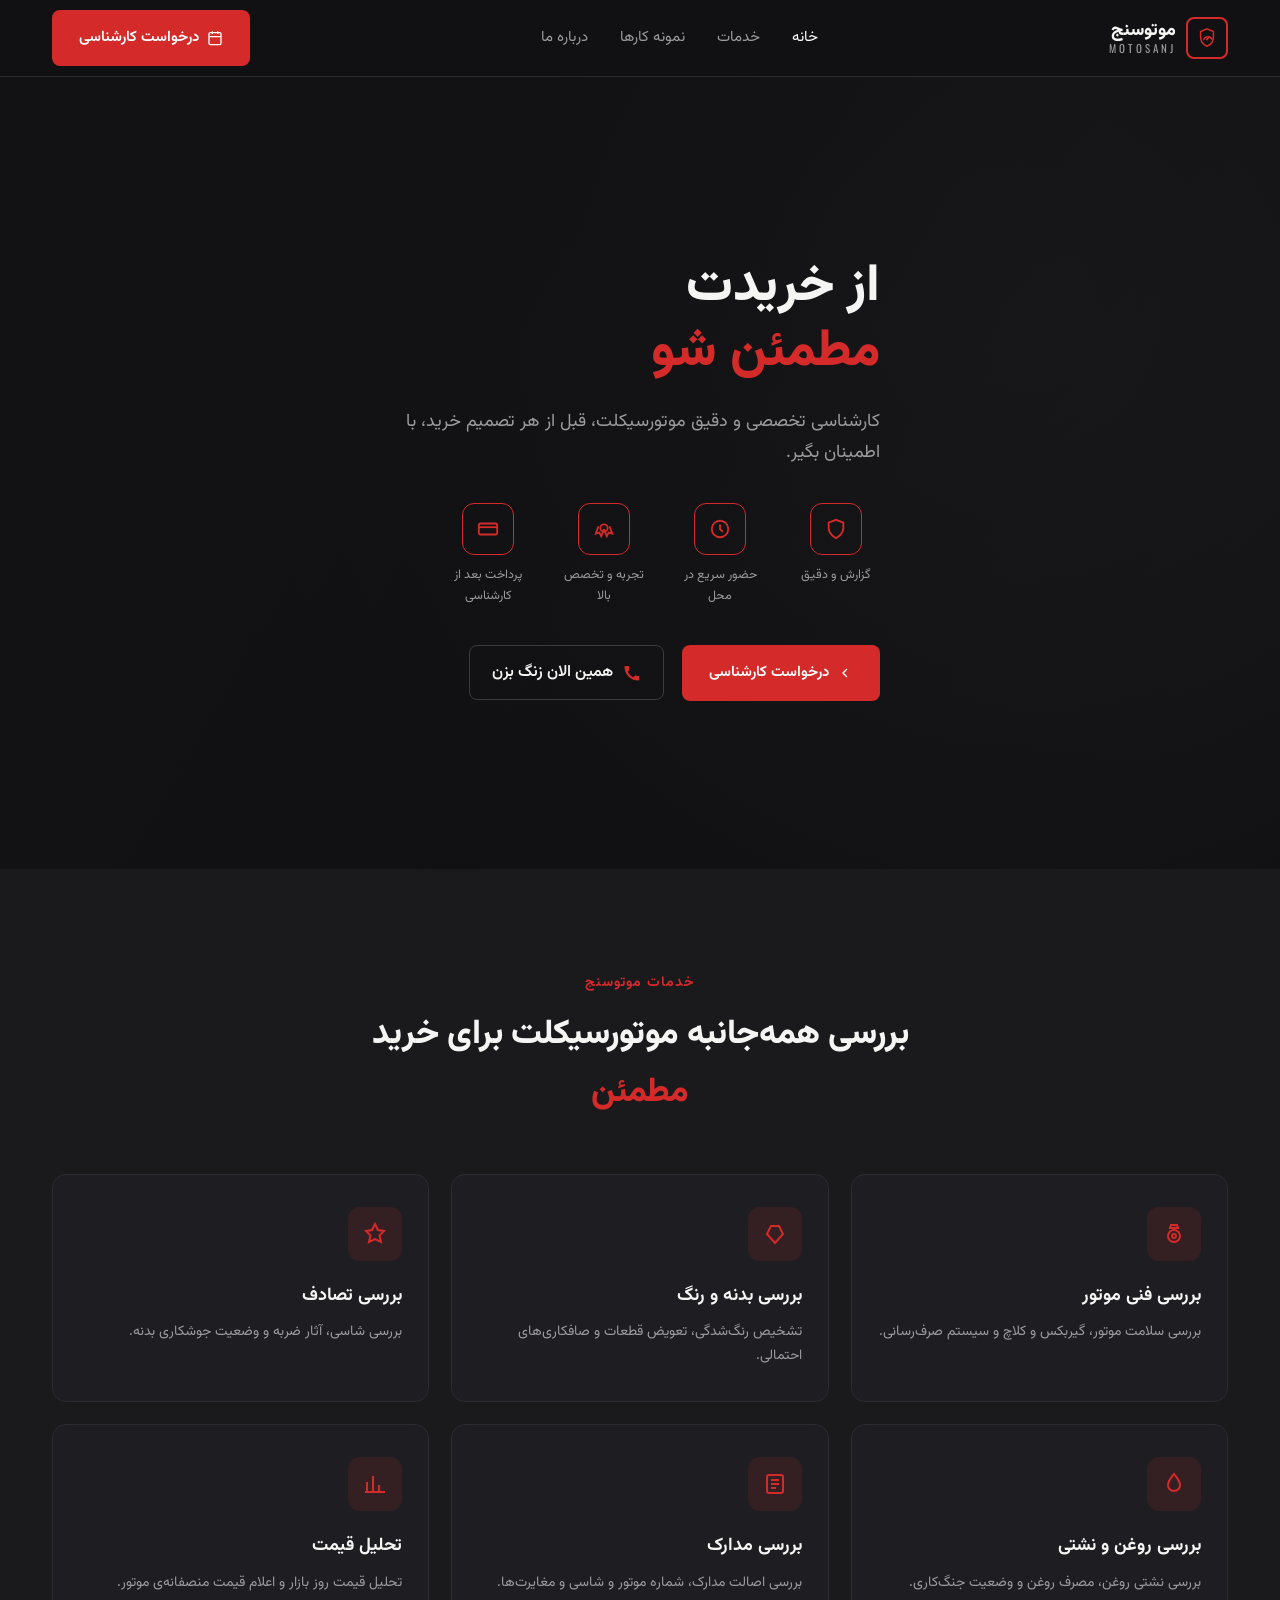
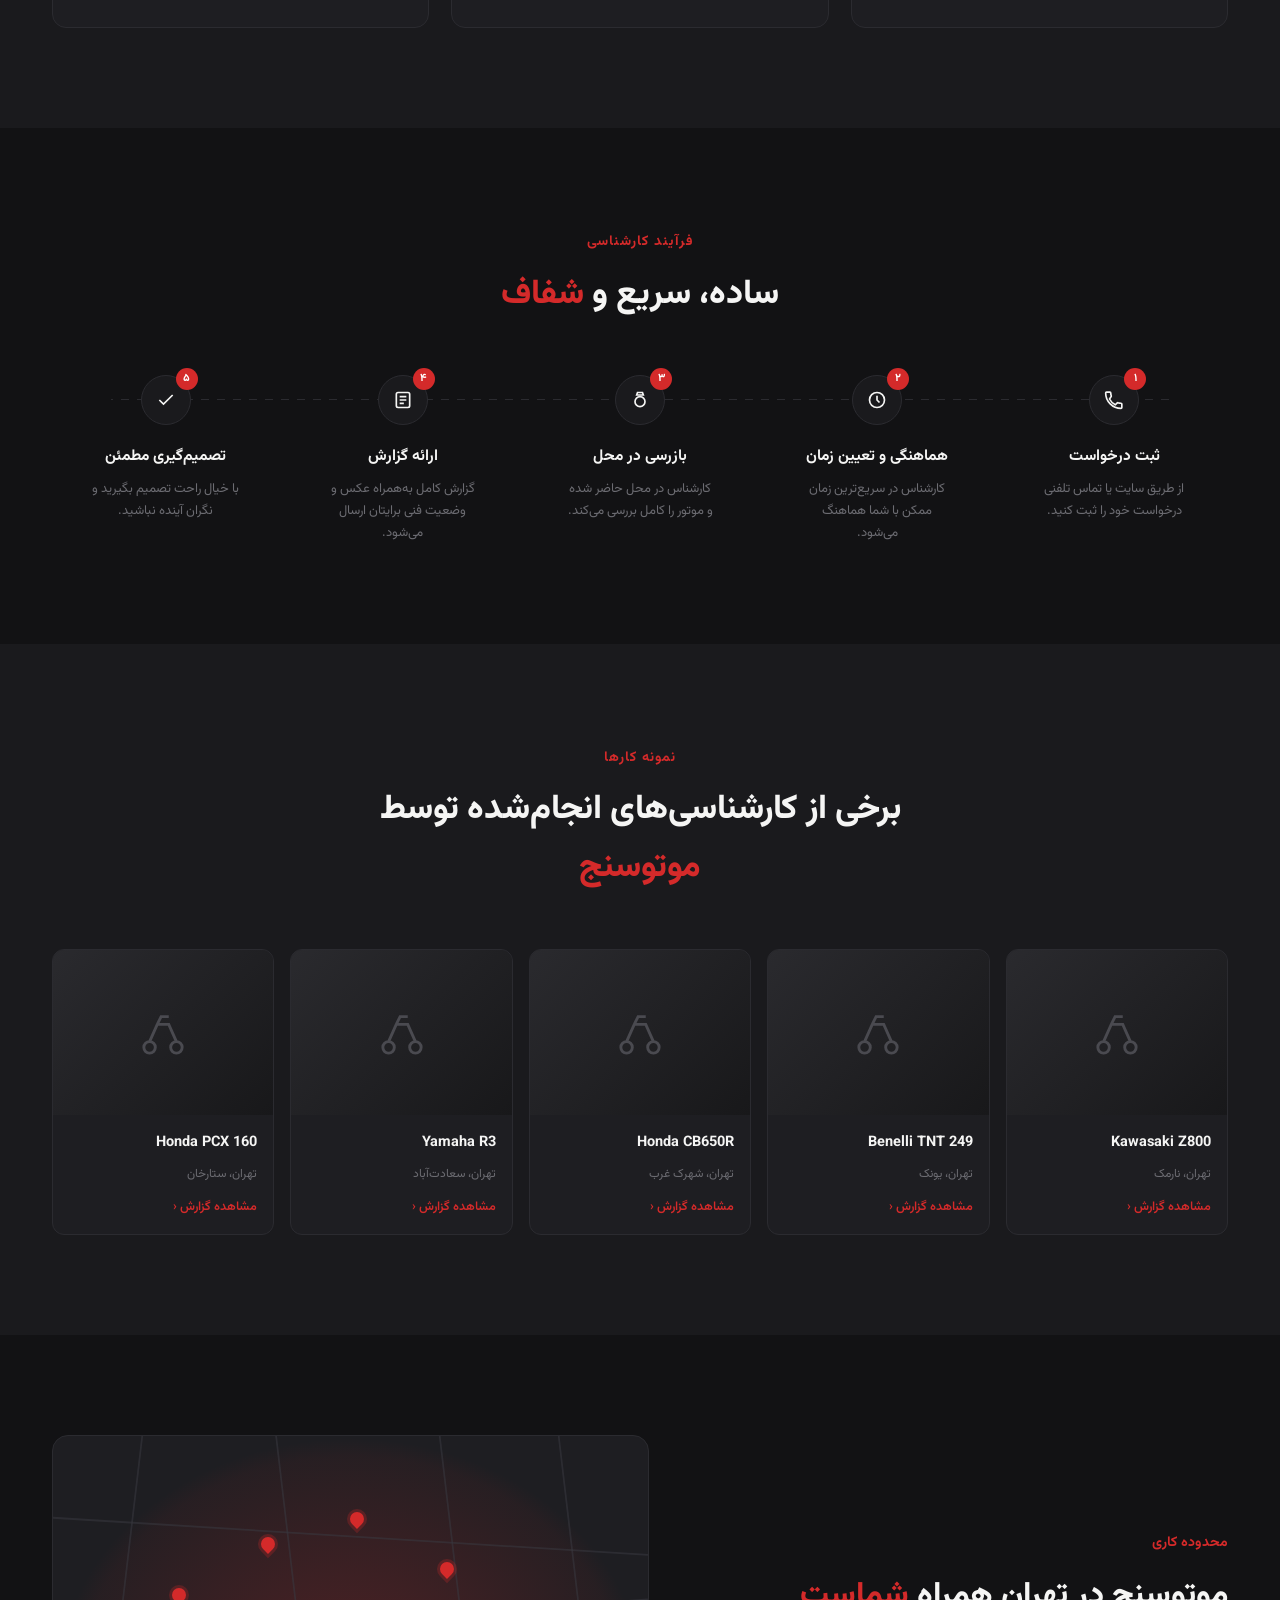
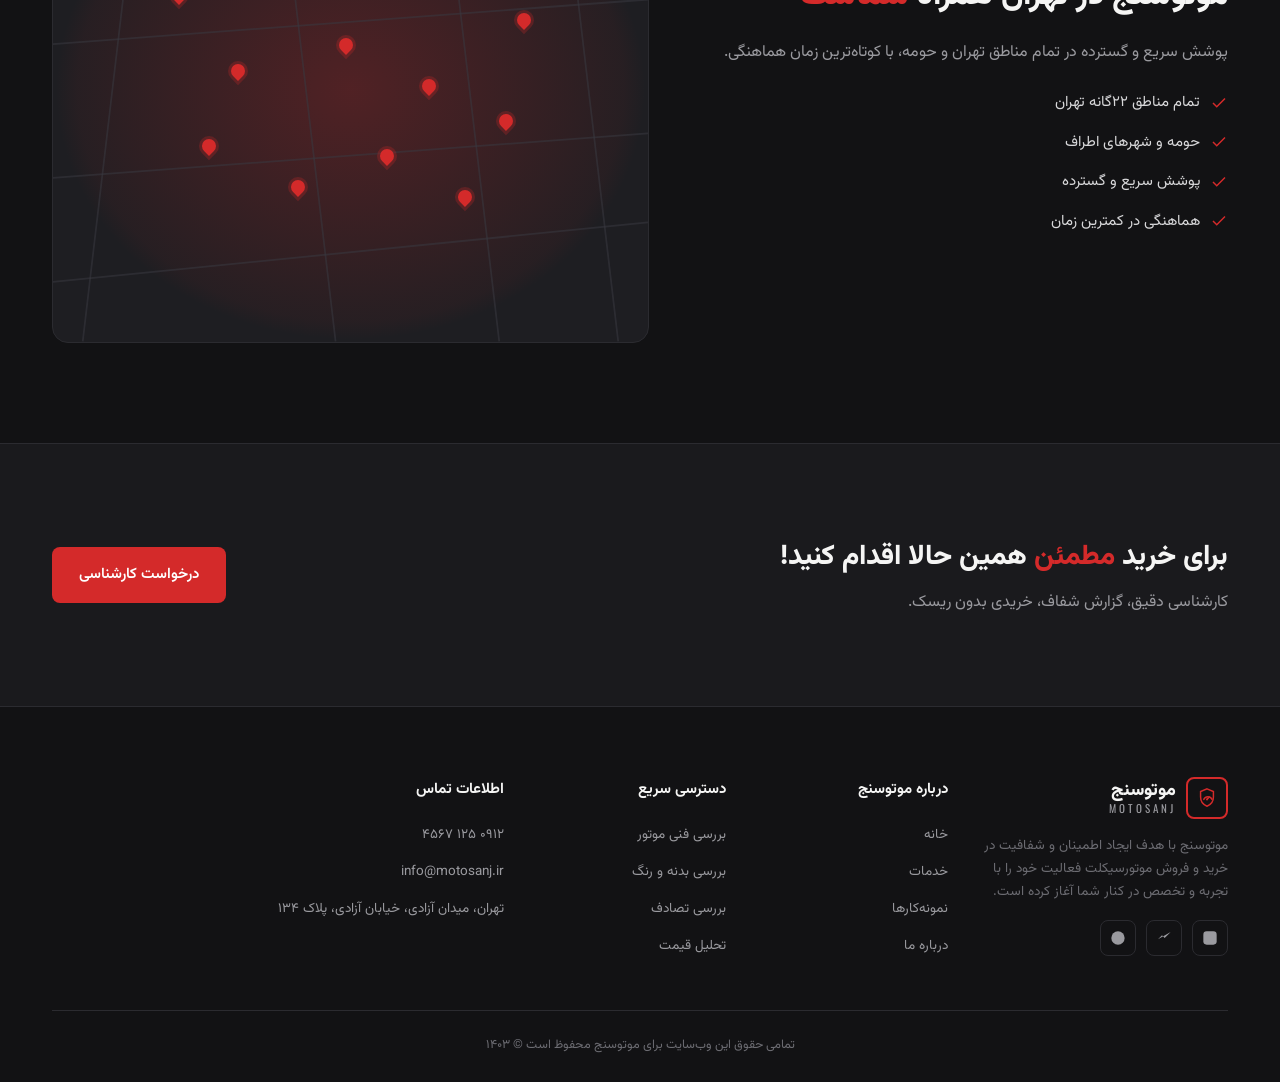
<file: index.html>
<!DOCTYPE html>
<html lang="fa" dir="rtl">
<head>
<meta charset="UTF-8">
<meta name="viewport" content="width=device-width, initial-scale=1.0">
<title>موتوسنج | کارشناسی تخصصی موتورسیکلت</title>
<link rel="preconnect" href="https://fonts.googleapis.com">
<link href="https://fonts.googleapis.com/css2?family=Vazirmatn:wght@400;600;700;800&family=Oswald:wght@600;700&display=swap" rel="stylesheet">
<link rel="stylesheet" href="style.css">
</head>
<body>

<header>
  <div class="container nav-wrap">
    <div class="logo">
        <div class="logo-mark">
            <svg width="22" height="22" viewBox="0 0 24 24" fill="none" stroke="currentColor" stroke-width="1.6">
                <path d="M12 2l7 3v6c0 5-3 8.5-7 10-4-1.5-7-5-7-10V5l7-3z"/>
                <path d="M8.5 13.5a5 5 0 019 0" stroke-linecap="round"/>
                <circle cx="12" cy="13.5" r="1" fill="currentColor" stroke="none"/>
                <line x1="12" y1="13.5" x2="14.5" y2="11" stroke-linecap="round"/>
            </svg>
        </div>
      <div class="logo-text">
        <span class="fa">موتوسنج</span>
        <span class="en brand-font">MOTOSANJ</span>
      </div>
    </div>
    <nav>
      <ul>
        <li><a href="#" class="active">خانه</a></li>
        <li><a href="#services">خدمات</a></li>
        <li><a href="#portfolio">نمونه کارها</a></li>
        <li><a href="about.html">درباره ما</a></li>
      </ul>
    </nav>
    <div class="nav-right">
      <a href="request.html" class="btn btn-primary">
        <svg width="16" height="16" viewBox="0 0 24 24" fill="none" stroke="currentColor" stroke-width="2"><rect x="3" y="4" width="18" height="18" rx="2"/><path d="M16 2v4M8 2v4M3 10h18"/></svg>
        درخواست کارشناسی
      </a>
      <div class="burger"><span></span><span></span><span></span></div>
    </div>
  </div>
</header>

<section class="hero">
  <div class="container hero-inner">
    <h1>از خریدت<br><span class="accent">مطمئن شو</span></h1>
    <p class="lead">کارشناسی تخصصی و دقیق موتورسیکلت، قبل از هر تصمیم خرید، با اطمینان بگیر.</p>

    <div class="hero-features">
      <div class="hf-item">
        <div class="hf-icon"><svg width="22" height="22" viewBox="0 0 24 24" fill="none" stroke="currentColor" stroke-width="2"><path d="M12 22s8-4 8-11V5l-8-3-8 3v6c0 7 8 11 8 11z"/></svg></div>
        <span>گزارش و دقیق</span>
      </div>
      <div class="hf-item">
        <div class="hf-icon"><svg width="22" height="22" viewBox="0 0 24 24" fill="none" stroke="currentColor" stroke-width="2"><circle cx="12" cy="12" r="9"/><path d="M12 7v5l3 3"/></svg></div>
        <span>حضور سریع در محل</span>
      </div>
      <div class="hf-item">
        <div class="hf-icon"><svg width="22" height="22" viewBox="0 0 24 24" fill="none" stroke="currentColor" stroke-width="2"><path d="M12 15a4 4 0 100-8 4 4 0 000 8z"/><path d="M6 9l-3 8 4-1 2 4 3-8"/><path d="M18 9l3 8-4-1-2 4-3-8"/></svg></div>
        <span>تجربه و تخصص بالا</span>
      </div>
      <div class="hf-item">
        <div class="hf-icon"><svg width="22" height="22" viewBox="0 0 24 24" fill="none" stroke="currentColor" stroke-width="2"><rect x="2" y="6" width="20" height="12" rx="2"/><path d="M2 10h20"/></svg></div>
        <span>پرداخت بعد از کارشناسی</span>
      </div>
    </div>

    <div class="hero-cta">
      <a href="request.html" class="btn btn-primary">
        <svg width="16" height="16" viewBox="0 0 24 24" fill="none" stroke="currentColor" stroke-width="2"><path d="M15 18l-6-6 6-6"/></svg>
        درخواست کارشناسی
      </a>
      <a href="tel:09123456789" class="phone-pill">
        <svg width="18" height="18" viewBox="0 0 24 24" fill="currentColor"><path d="M6.6 10.8c1.5 3 4 5.4 7 7l2.3-2.3c.3-.3.7-.4 1-.2 1.1.4 2.3.6 3.5.6.6 0 1 .4 1 1V21c0 .6-.4 1-1 1C10.3 22 2 13.7 2 3.5c0-.6.4-1 1-1h4.1c.6 0 1 .4 1 1 0 1.2.2 2.4.6 3.5.1.4 0 .8-.3 1.1L6.6 10.8z"/></svg>
        همین الان زنگ بزن
      </a>
    </div>
  </div>
</section>

<section class="services" id="services">
  <div class="container">
    <div class="sec-head">
      <span class="eyebrow">خدمات موتوسنج</span>
      <h2>بررسی همه‌جانبه موتورسیکلت برای خرید <span class="accent">مطمئن</span></h2>
    </div>
    <div class="services-grid">
      <div class="service-card">
        <div class="service-icon"><svg width="24" height="24" viewBox="0 0 24 24" fill="none" stroke="currentColor" stroke-width="2"><circle cx="12" cy="14" r="6"/><path d="M9 3h6l1 3H8l1-3z"/><circle cx="12" cy="14" r="2"/></svg></div>
        <h3>بررسی فنی موتور</h3>
        <p>بررسی سلامت موتور، گیربکس و کلاچ و سیستم صرف‌رسانی.</p>
      </div>
      <div class="service-card">
        <div class="service-icon"><svg width="24" height="24" viewBox="0 0 24 24" fill="none" stroke="currentColor" stroke-width="2"><path d="M4 12l4-8h8l4 8-8 9-8-9z"/></svg></div>
        <h3>بررسی بدنه و رنگ</h3>
        <p>تشخیص رنگ‌شدگی، تعویض قطعات و صافکاری‌های احتمالی.</p>
      </div>
      <div class="service-card">
        <div class="service-icon"><svg width="24" height="24" viewBox="0 0 24 24" fill="none" stroke="currentColor" stroke-width="2"><path d="M12 2l3 6 6 1-4.5 4.5L18 20l-6-3-6 3 1.5-6.5L3 9l6-1 3-6z"/></svg></div>
        <h3>بررسی تصادف</h3>
        <p>بررسی شاسی، آثار ضربه و وضعیت جوشکاری بدنه.</p>
      </div>
      <div class="service-card">
        <div class="service-icon"><svg width="24" height="24" viewBox="0 0 24 24" fill="none" stroke="currentColor" stroke-width="2"><path d="M12 2c-3 4-6 7-6 11a6 6 0 0012 0c0-4-3-7-6-11z"/></svg></div>
        <h3>بررسی روغن و نشتی</h3>
        <p>بررسی نشتی روغن، مصرف روغن و وضعیت جنگ‌کاری.</p>
      </div>
      <div class="service-card">
        <div class="service-icon"><svg width="24" height="24" viewBox="0 0 24 24" fill="none" stroke="currentColor" stroke-width="2"><rect x="4" y="3" width="16" height="18" rx="2"/><path d="M8 8h8M8 12h8M8 16h5"/></svg></div>
        <h3>بررسی مدارک</h3>
        <p>بررسی اصالت مدارک، شماره موتور و شاسی و مغایرت‌ها.</p>
      </div>
      <div class="service-card">
        <div class="service-icon"><svg width="24" height="24" viewBox="0 0 24 24" fill="none" stroke="currentColor" stroke-width="2"><path d="M4 20V10M10 20V4M16 20v-7M22 20H2"/></svg></div>
        <h3>تحلیل قیمت</h3>
        <p>تحلیل قیمت روز بازار و اعلام قیمت منصفانه‌ی موتور.</p>
      </div>
    </div>
  </div>
</section>

<section class="process">
  <div class="container">
    <div class="sec-head">
      <span class="eyebrow">فرآیند کارشناسی</span>
      <h2>ساده، سریع و <span class="accent">شفاف</span></h2>
    </div>
    <div class="process-track">
      <div class="p-step">
        <div class="p-num"><span class="p-num-badge">۱</span>
          <svg width="20" height="20" viewBox="0 0 24 24" fill="none" stroke="currentColor" stroke-width="2"><path d="M6.6 10.8c1.5 3 4 5.4 7 7l2.3-2.3c.3-.3.7-.4 1-.2 1.1.4 2.3.6 3.5.6.6 0 1 .4 1 1V21c0 .6-.4 1-1 1C10.3 22 2 13.7 2 3.5c0-.6.4-1 1-1h4.1c.6 0 1 .4 1 1 0 1.2.2 2.4.6 3.5.1.4 0 .8-.3 1.1L6.6 10.8z"/></svg>
        </div>
        <h4>ثبت درخواست</h4>
        <p>از طریق سایت یا تماس تلفنی درخواست خود را ثبت کنید.</p>
      </div>
      <div class="p-step">
        <div class="p-num"><span class="p-num-badge">۲</span>
          <svg width="20" height="20" viewBox="0 0 24 24" fill="none" stroke="currentColor" stroke-width="2"><circle cx="12" cy="12" r="9"/><path d="M12 7v5l3 3"/></svg>
        </div>
        <h4>هماهنگی و تعیین زمان</h4>
        <p>کارشناس در سریع‌ترین زمان ممکن با شما هماهنگ می‌شود.</p>
      </div>
      <div class="p-step">
        <div class="p-num"><span class="p-num-badge">۳</span>
          <svg width="20" height="20" viewBox="0 0 24 24" fill="none" stroke="currentColor" stroke-width="2"><circle cx="12" cy="14" r="6"/><path d="M9 3h6l1 3H8l1-3z"/></svg>
        </div>
        <h4>بازرسی در محل</h4>
        <p>کارشناس در محل حاضر شده و موتور را کامل بررسی می‌کند.</p>
      </div>
      <div class="p-step">
        <div class="p-num"><span class="p-num-badge">۴</span>
          <svg width="20" height="20" viewBox="0 0 24 24" fill="none" stroke="currentColor" stroke-width="2"><rect x="4" y="3" width="16" height="18" rx="2"/><path d="M8 8h8M8 12h8M8 16h5"/></svg>
        </div>
        <h4>ارائه گزارش</h4>
        <p>گزارش کامل به‌همراه عکس و وضعیت فنی برایتان ارسال می‌شود.</p>
      </div>
      <div class="p-step">
        <div class="p-num"><span class="p-num-badge">۵</span>
          <svg width="20" height="20" viewBox="0 0 24 24" fill="none" stroke="currentColor" stroke-width="2"><path d="M20 6L9 17l-5-5"/></svg>
        </div>
        <h4>تصمیم‌گیری مطمئن</h4>
        <p>با خیال راحت تصمیم بگیرید و نگران آینده نباشید.</p>
      </div>
    </div>
  </div>
</section>

<section class="portfolio" id="portfolio">
  <div class="container">
    <div class="sec-head">
      <span class="eyebrow">نمونه کارها</span>
      <h2>برخی از کارشناسی‌های انجام‌شده توسط <span class="accent">موتوسنج</span></h2>
    </div>
    <div class="portfolio-grid">
      <div class="pf-card">
        <div class="pf-img"><svg width="46" height="46" viewBox="0 0 24 24" fill="none" stroke="currentColor" stroke-width="1.5"><path d="M5 17a3 3 0 100 6 3 3 0 000-6zM19 17a3 3 0 100 6 3 3 0 000-6zM5 17l4-9h6l4 9M9 8l2-4h4"/></svg></div>
        <div class="pf-info">
          <h4>Kawasaki Z800</h4>
          <span>تهران، نارمک</span>
          <a class="view" href="#">مشاهده گزارش ‹</a>
        </div>
      </div>
      <div class="pf-card">
        <div class="pf-img"><svg width="46" height="46" viewBox="0 0 24 24" fill="none" stroke="currentColor" stroke-width="1.5"><path d="M5 17a3 3 0 100 6 3 3 0 000-6zM19 17a3 3 0 100 6 3 3 0 000-6zM5 17l4-9h6l4 9M9 8l2-4h4"/></svg></div>
        <div class="pf-info">
          <h4>Benelli TNT 249</h4>
          <span>تهران، یونک</span>
          <a class="view" href="#">مشاهده گزارش ‹</a>
        </div>
      </div>
      <div class="pf-card">
        <div class="pf-img"><svg width="46" height="46" viewBox="0 0 24 24" fill="none" stroke="currentColor" stroke-width="1.5"><path d="M5 17a3 3 0 100 6 3 3 0 000-6zM19 17a3 3 0 100 6 3 3 0 000-6zM5 17l4-9h6l4 9M9 8l2-4h4"/></svg></div>
        <div class="pf-info">
          <h4>Honda CB650R</h4>
          <span>تهران، شهرک غرب</span>
          <a class="view" href="#">مشاهده گزارش ‹</a>
        </div>
      </div>
      <div class="pf-card">
        <div class="pf-img"><svg width="46" height="46" viewBox="0 0 24 24" fill="none" stroke="currentColor" stroke-width="1.5"><path d="M5 17a3 3 0 100 6 3 3 0 000-6zM19 17a3 3 0 100 6 3 3 0 000-6zM5 17l4-9h6l4 9M9 8l2-4h4"/></svg></div>
        <div class="pf-info">
          <h4>Yamaha R3</h4>
          <span>تهران، سعادت‌آباد</span>
          <a class="view" href="#">مشاهده گزارش ‹</a>
        </div>
      </div>
      <div class="pf-card">
        <div class="pf-img"><svg width="46" height="46" viewBox="0 0 24 24" fill="none" stroke="currentColor" stroke-width="1.5"><path d="M5 17a3 3 0 100 6 3 3 0 000-6zM19 17a3 3 0 100 6 3 3 0 000-6zM5 17l4-9h6l4 9M9 8l2-4h4"/></svg></div>
        <div class="pf-info">
          <h4>Honda PCX 160</h4>
          <span>تهران، ستارخان</span>
          <a class="view" href="#">مشاهده گزارش ‹</a>
        </div>
      </div>
    </div>
  </div>
</section>

<section class="coverage">
  <div class="container coverage-inner">
    <div class="coverage-text">
      <span class="eyebrow">محدوده کاری</span>
      <h2>موتوسنج در تهران همراه <span class="accent">شماست</span></h2>
      <p>پوشش سریع و گسترده در تمام مناطق تهران و حومه، با کوتاه‌ترین زمان هماهنگی.</p>
      <ul class="coverage-list">
        <li><svg width="18" height="18" viewBox="0 0 24 24" fill="none" stroke="currentColor" stroke-width="2"><path d="M20 6L9 17l-5-5"/></svg> تمام مناطق ۲۲‌گانه تهران</li>
        <li><svg width="18" height="18" viewBox="0 0 24 24" fill="none" stroke="currentColor" stroke-width="2"><path d="M20 6L9 17l-5-5"/></svg> حومه و شهرهای اطراف</li>
        <li><svg width="18" height="18" viewBox="0 0 24 24" fill="none" stroke="currentColor" stroke-width="2"><path d="M20 6L9 17l-5-5"/></svg> پوشش سریع و گسترده</li>
        <li><svg width="18" height="18" viewBox="0 0 24 24" fill="none" stroke="currentColor" stroke-width="2"><path d="M20 6L9 17l-5-5"/></svg> هماهنگی در کمترین زمان</li>
      </ul>
      
    </div>
    <div class="coverage-map" id="map">
        <svg class="map-lines" viewBox="0 0 400 340" preserveAspectRatio="none">
            <path d="M0,55 L400,80" />
            <path d="M0,140 L400,110" />
            <path d="M0,230 L400,200" />
            <path d="M0,300 L400,260" />
            <path d="M60,0 L20,340" />
            <path d="M150,0 L190,340" />
            <path d="M260,0 L300,340" />
            <path d="M340,0 L380,340" />
        </svg>
    </div>
  </div>
</section>

<section class="cta-section" id="contact">
  <div class="container cta-inner">
    <div>
      <h2>برای خرید <span class="accent">مطمئن</span> همین حالا اقدام کنید!</h2>
      <p>کارشناسی دقیق، گزارش شفاف، خریدی بدون ریسک.</p>
    </div>
    <div class="cta-actions">
      <a href="request.html" class="btn btn-primary">درخواست کارشناسی</a>
    </div>
  </div>
</section>

<footer>
  <div class="container">
    <div class="footer-grid">
      <div class="footer-col">
        <div class="logo" style="margin-bottom:16px;">
            <div class="logo-mark">
                <svg width="22" height="22" viewBox="0 0 24 24" fill="none" stroke="currentColor" stroke-width="1.6">
                    <path d="M12 2l7 3v6c0 5-3 8.5-7 10-4-1.5-7-5-7-10V5l7-3z"/>
                    <path d="M8.5 13.5a5 5 0 019 0" stroke-linecap="round"/>
                    <circle cx="12" cy="13.5" r="1" fill="currentColor" stroke="none"/>
                    <line x1="12" y1="13.5" x2="14.5" y2="11" stroke-linecap="round"/>
                </svg>
            </div>
          <div class="logo-text"><span class="fa">موتوسنج</span><span class="en brand-font">MOTOSANJ</span></div>
        </div>
        <p>موتوسنج با هدف ایجاد اطمینان و شفافیت در خرید و فروش موتورسیکلت فعالیت خود را با تجربه و تخصص در کنار شما آغاز کرده است.</p>
        <div class="footer-social">
          <a href="#"><svg width="16" height="16" viewBox="0 0 24 24" fill="currentColor"><rect x="2" y="2" width="20" height="20" rx="5"/></svg></a>
          <a href="#"><svg width="16" height="16" viewBox="0 0 24 24" fill="currentColor"><path d="M22 3l-9 9-4-4-6 6"/></svg></a>
          <a href="#"><svg width="16" height="16" viewBox="0 0 24 24" fill="currentColor"><circle cx="12" cy="12" r="10"/></svg></a>
        </div>
      </div>
      <div class="footer-col">
        <h5>درباره موتوسنج</h5>
        <ul>
          <li><a href="#">خانه</a></li>
          <li><a href="#services">خدمات</a></li>
          <li><a href="#portfolio">نمونه‌کارها</a></li>
          <li><a href="about.html">درباره ما</a></li>
        </ul>
      </div>
      <div class="footer-col">
        <h5>دسترسی سریع</h5>
        <ul>
          <li><a href="#">بررسی فنی موتور</a></li>
          <li><a href="#">بررسی بدنه و رنگ</a></li>
          <li><a href="#">بررسی تصادف</a></li>
          <li><a href="#">تحلیل قیمت</a></li>
        </ul>
      </div>
      <div class="footer-col">
        <h5>اطلاعات تماس</h5>
        <ul>
          <li><a href="tel:09121234567">۰۹۱۲ ۱۲۵ ۴۵۶۷</a></li>
          <li><a href="mailto:info@motosanj.ir">info@motosanj.ir</a></li>
          <li><a href="#">تهران، میدان آزادی، خیابان آزادی، پلاک ۱۳۴</a></li>
        </ul>
      </div>
    </div>
    <div class="footer-bottom">تمامی حقوق این وب‌سایت برای موتوسنج محفوظ است © ۱۴۰۳</div>
  </div>
</footer>

<script src="script.js"></script>
</body>
</html>
</file>
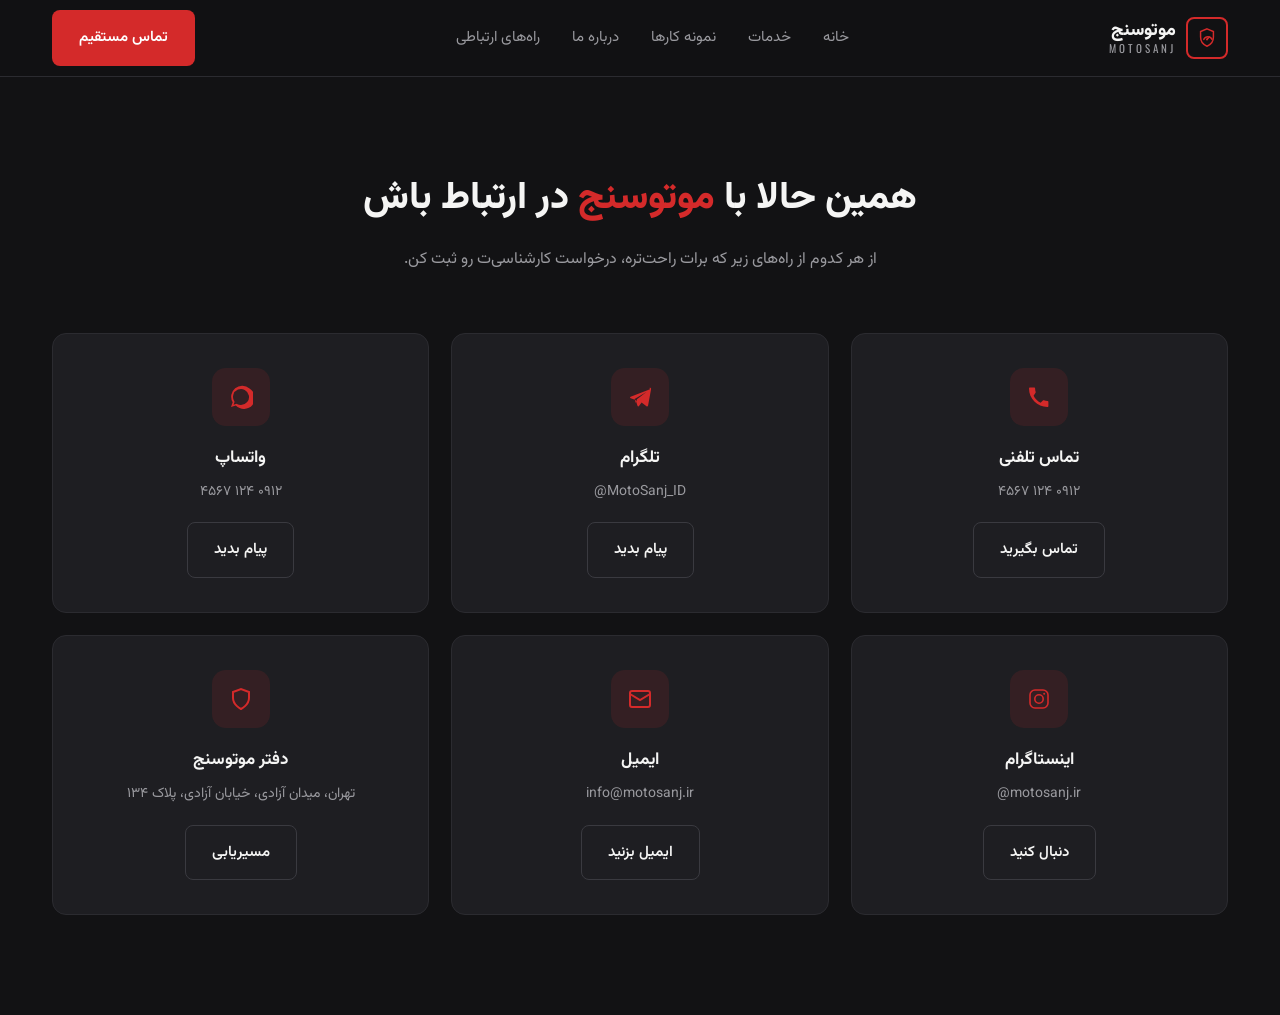
<file: request.html>
<!DOCTYPE html>
<html lang="fa" dir="rtl">
<head>
<meta charset="UTF-8">
<meta name="viewport" content="width=device-width, initial-scale=1.0">
<title>راه‌های ارتباطی | موتوسنج</title>
<link rel="preconnect" href="https://fonts.googleapis.com">
<link href="https://fonts.googleapis.com/css2?family=Vazirmatn:wght@400;600;700;800&family=Oswald:wght@600;700&display=swap" rel="stylesheet">
<link rel="stylesheet" href="style.css">
<style>
  .req-hero{padding:90px 0 60px; text-align:center;}
  .req-hero h1{font-size:38px; font-weight:800;}
  .req-hero h1 .accent{color:var(--red);}
  .req-hero p{color:var(--gray); margin-top:14px; max-width:500px; margin-inline:auto;}
  .req-grid{display:grid; grid-template-columns:repeat(3,1fr); gap:22px; padding-bottom:100px;}
  .req-card{
    background:var(--bg-card); border:1px solid var(--line); border-radius:14px;
    padding:34px 26px; text-align:center; transition:.25s;
  }
  .req-card:hover{border-color:var(--red); transform:translateY(-4px);}
  .req-icon{
    width:58px; height:58px; border-radius:14px; background:rgba(212,42,42,.12);
    color:var(--red); display:flex; align-items:center; justify-content:center; margin:0 auto 18px;
  }
  .req-card h3{font-size:17px; font-weight:700; margin-bottom:8px;}
  .req-card span{color:var(--gray); font-size:14px; display:block; margin-bottom:18px;}
  @media(max-width:900px){ .req-grid{grid-template-columns:repeat(2,1fr);} }
  @media(max-width:560px){ .req-grid{grid-template-columns:1fr;} }
</style>
</head>
<body>

<header>
  <div class="container nav-wrap">
    <div class="logo">
      <div class="logo-mark">
        <svg width="22" height="22" viewBox="0 0 24 24" fill="none" stroke="currentColor" stroke-width="1.6">
          <path d="M12 2l7 3v6c0 5-3 8.5-7 10-4-1.5-7-5-7-10V5l7-3z"/>
          <path d="M8.5 13.5a5 5 0 019 0" stroke-linecap="round"/>
          <circle cx="12" cy="13.5" r="1" fill="currentColor" stroke="none"/>
          <line x1="12" y1="13.5" x2="14.5" y2="11" stroke-linecap="round"/>
        </svg>
      </div>
      <div class="logo-text">
        <span class="fa">موتوسنج</span>
        <span class="en brand-font">MOTOSANJ</span>
      </div>
    </div>
    <nav>
      <ul>
        <li><a href="index.html">خانه</a></li>
        <li><a href="index.html#services">خدمات</a></li>
        <li><a href="index.html#portfolio">نمونه کارها</a></li>
        <li><a href="about.html">درباره ما</a></li>
        <li><a href="request.html" class="active">راه‌های ارتباطی</a></li>
      </ul>
    </nav>
    <div class="nav-right">
      <a href="tel:09121234567" class="btn btn-primary">تماس مستقیم</a>
      <div class="burger"><span></span><span></span><span></span></div>
    </div>
  </div>
</header>

<section class="req-hero">
  <div class="container">
    <h1>همین حالا با <span class="accent">موتوسنج</span> در ارتباط باش</h1>
    <p>از هر کدوم از راه‌های زیر که برات راحت‌تره، درخواست کارشناسی‌ت رو ثبت کن.</p>
  </div>
</section>

<section>
  <div class="container req-grid">

    <div class="req-card">
      <div class="req-icon">
        <svg width="24" height="24" viewBox="0 0 24 24" fill="currentColor"><path d="M6.6 10.8c1.5 3 4 5.4 7 7l2.3-2.3c.3-.3.7-.4 1-.2 1.1.4 2.3.6 3.5.6.6 0 1 .4 1 1V21c0 .6-.4 1-1 1C10.3 22 2 13.7 2 3.5c0-.6.4-1 1-1h4.1c.6 0 1 .4 1 1 0 1.2.2 2.4.6 3.5.1.4 0 .8-.3 1.1L6.6 10.8z"/></svg>
      </div>
      <h3>تماس تلفنی</h3>
      <span>۰۹۱۲ ۱۲۴ ۴۵۶۷</span>
      <a href="tel:09121234567" class="btn btn-outline">تماس بگیرید</a>
    </div>

    <div class="req-card">
      <div class="req-icon">
        <svg width="24" height="24" viewBox="0 0 24 24" fill="currentColor"><path d="M22 4.3L2.6 11.8c-.7.3-.7 1.3.1 1.5l4.9 1.6 1.9 5.9c.2.7 1.1.8 1.5.2l2.6-3.4 4.9 3.6c.6.4 1.4.1 1.6-.7l3-16.4c.2-.9-.7-1.6-1.6-1.2zM9 14.2l-1.2 3.7-1.2-3.8L18.4 7 9 14.2z"/></svg>
      </div>
      <h3>تلگرام</h3>
      <span>MotoSanj_ID@</span>
      <a href="https://t.me/MotoSanj_ID" class="btn btn-outline">پیام بدید</a>
    </div>

    <div class="req-card">
      <div class="req-icon">
        <svg width="24" height="24" viewBox="0 0 24 24" fill="currentColor"><path d="M20.5 3.5A11 11 0 003.7 17.3L2 22l4.8-1.6A11 11 0 1020.5 3.5zM12 20a8 8 0 01-4.1-1.1l-.3-.2-3 1 1-2.9-.2-.3A8 8 0 1112 20z"/></svg>
      </div>
      <h3>واتساپ</h3>
      <span>۰۹۱۲ ۱۲۴ ۴۵۶۷</span>
      <a href="https://wa.me/989121244567" class="btn btn-outline">پیام بدید</a>
    </div>

    <div class="req-card">
        <div class="req-icon">
            <svg width="24" height="24" viewBox="0 0 24 24" fill="none" stroke="currentColor" stroke-width="1.6">
                <rect x="3" y="3" width="18" height="18" rx="5"/>
                <circle cx="12" cy="12" r="4.2"/>
                <circle cx="17.2" cy="6.8" r="1" fill="currentColor" stroke="none"/>
            </svg>
        </div>
      <h3>اینستاگرام</h3>
      <span>motosanj.ir@</span>
      <a href="https://instagram.com/motosanj.ir" class="btn btn-outline">دنبال کنید</a>
    </div>

    <div class="req-card">
      <div class="req-icon">
        <svg width="24" height="24" viewBox="0 0 24 24" fill="none" stroke="currentColor" stroke-width="2"><rect x="2" y="4" width="20" height="16" rx="2"/><path d="M2 7l10 6 10-6"/></svg>
      </div>
      <h3>ایمیل</h3>
      <span>info@motosanj.ir</span>
      <a href="mailto:info@motosanj.ir" class="btn btn-outline">ایمیل بزنید</a>
    </div>

    <div class="req-card">
      <div class="req-icon">
        <svg width="24" height="24" viewBox="0 0 24 24" fill="none" stroke="currentColor" stroke-width="2"><path d="M12 22s8-4 8-11V5l-8-3-8 3v6c0 7 8 11 8 11z"/></svg>
      </div>
      <h3>دفتر موتوسنج</h3>
      <span>تهران، میدان آزادی، خیابان آزادی، پلاک ۱۳۴</span>
      <a href="#" class="btn btn-outline">مسیریابی</a>
    </div>

  </div>
</section>

<script src="script.js"></script>
</body>
</html>
</file>
<file: style.css>
:root{
  --bg:#121214;
  --bg-alt:#1a1a1d;
  --bg-card:#1e1e22;
  --line:#2b2b30;
  --red:#d42a2a;
  --red-dark:#a91f1f;
  --white:#f5f5f4;
  --gray:#9a9a9f;
  --gray-dim:#6c6c72;
}
*{margin:0;padding:0;box-sizing:border-box;}
html{scroll-behavior:smooth;}
html{overflow-x:hidden; max-width:100%;}
body{
  font-family:'Vazirmatn',sans-serif;
  background:var(--bg);
  color:var(--white);
  line-height:1.7;
  overflow-x:hidden;
}

body{
  -webkit-user-select:none;
  -moz-user-select:none;
  user-select:none;
}
/* اگه جایی مثل شماره تلفن یا ایمیل رو می‌خوای قابل کپی بمونه (پیشنهاد می‌کنم بمونه، چون کاربر معمولاً می‌خواد شماره رو کپی کنه) */
.footer-col ul a, .req-card span{
  user-select:text;
}

.brand-font{font-family:'Oswald',sans-serif; letter-spacing:1px;}
img{max-width:100%; display:block;}
a{color:inherit; text-decoration:none;}
ul{list-style:none;}
.container{max-width:1240px; margin:0 auto; padding:0 32px;}
section{position:relative;}

@media(max-width:560px){
  .container{padding:0 20px;}
}

/* Buttons */
.btn{
  display:inline-flex; align-items:center; gap:8px;
  padding:14px 26px; border-radius:8px; font-weight:600; font-size:15px;
  cursor:pointer; border:1px solid transparent; transition:.25s ease;
  white-space:nowrap;
}
.btn-primary{background:var(--red); color:#fff;}
.btn-primary:hover{background:var(--red-dark); transform:translateY(-1px);}
.btn-outline{background:transparent; border-color:#3a3a40; color:var(--white);}
.btn-outline:hover{border-color:var(--red); color:var(--red);}

/* Header */
header{
  position:sticky; top:0; z-index:100;
  background:rgba(18,18,20,.92); backdrop-filter:blur(10px);
  border-bottom:1px solid var(--line);
}
.nav-wrap{display:flex; align-items:center; justify-content:space-between; height:76px;}
.logo{display:flex; align-items:center; gap:10px;}
.logo-mark{
  width:42px; height:42px; border:2px solid var(--red); border-radius:8px;
  display:flex; align-items:center; justify-content:center; color:var(--red);
  font-size:20px;
}
.logo-text{display:flex; flex-direction:column; line-height:1.1;}
.logo-text .fa{font-weight:800; font-size:18px;}
.logo-text .en{font-family:'Oswald',sans-serif; font-size:11px; color:var(--gray); letter-spacing:3px;}
nav ul{display:flex; gap:32px; align-items:center;}
nav a{font-size:15px; color:var(--gray); transition:.2s;}
nav a.active, nav a:hover{color:#fff;}
.nav-right{display:flex; align-items:center; gap:14px;}
.burger{display:none; flex-direction:column; gap:5px; cursor:pointer;}
.burger span{width:24px; height:2px; background:#fff;}

/* Hero */
.hero{
  position:relative; min-height:88vh; display:flex; align-items:center;
  background:linear-gradient(120deg, rgba(18,18,20,.97) 30%, rgba(18,18,20,.55) 60%, rgba(18,18,20,.15) 100%),
    radial-gradient(circle at 80% 30%, #1c1c1f, #0e0e10 70%);
  overflow:hidden;
  padding:70px 0 60px;
}
.hero-inner{position:relative; z-index:2; max-width:640px;}
.hero h1{font-size:52px; font-weight:800; line-height:1.25; margin-bottom:22px;}
.hero h1 .accent{color:var(--red);}
.hero p.lead{font-size:18px; color:var(--gray); max-width:480px; margin-bottom:34px;}
.hero-features{display:flex; flex-wrap:wrap; gap:28px; margin-bottom:38px;}
.hf-item{display:flex; flex-direction:column; align-items:center; gap:10px; width:88px; text-align:center;}
.hf-icon{
  width:52px; height:52px; border:1.5px solid var(--red); border-radius:12px;
  display:flex; align-items:center; justify-content:center; color:var(--red);
}
.hf-item span{font-size:12.5px; color:var(--gray);}
.hero-cta{display:flex; align-items:center; gap:18px; flex-wrap:wrap;}
.phone-pill{
  display:flex; align-items:center; gap:10px; padding:13px 22px;
  border:1px solid #3a3a40; border-radius:8px; font-weight:600; font-size:16px;
}
.phone-pill svg{color:var(--red);}

/* Section heading */
.sec-head{text-align:center; max-width:560px; margin:0 auto 52px;}
.sec-head .eyebrow{color:var(--red); font-weight:700; font-size:14px; letter-spacing:1px;}
.sec-head h2{font-size:34px; font-weight:800; margin-top:10px;}
.sec-head h2 .accent{color:var(--red);}
.sec-head p{color:var(--gray); margin-top:12px; font-size:15.5px;}

/* Services */
.services{padding:100px 0; background:var(--bg-alt);}
.services-grid{display:grid; grid-template-columns:repeat(3,1fr); gap:22px;}
.service-card{
  background:var(--bg-card); border:1px solid var(--line); border-radius:14px;
  padding:32px 26px; transition:.25s;
}
.service-card:hover{border-color:var(--red); transform:translateY(-4px);}
.service-icon{
  width:54px; height:54px; border-radius:12px; background:rgba(212,42,42,.12);
  color:var(--red); display:flex; align-items:center; justify-content:center; margin-bottom:20px;
}
.service-card h3{font-size:18px; font-weight:700; margin-bottom:10px;}
.service-card p{color:var(--gray); font-size:14px;}

/* Process */
.process{padding:100px 0;}
.process-track{display:flex; align-items:flex-start; justify-content:space-between; position:relative; gap:10px;}
.process-track::before{
  content:''; position:absolute; top:24px; left:5%; right:5%; height:1px;
  background:repeating-linear-gradient(to left, var(--line) 0 8px, transparent 8px 16px);
}
.p-step{flex:1; text-align:center; position:relative; z-index:1;}
.p-num{
  width:50px; height:50px; border-radius:50%; background:var(--bg-alt); border:1px solid var(--line);
  display:flex; align-items:center; justify-content:center; margin:0 auto 18px; position:relative;
}
.p-num-badge{
  position:absolute; top:-8px; right:-8px; width:22px; height:22px; border-radius:50%;
  background:var(--red); color:#fff; font-size:11px; font-weight:700;
  display:flex; align-items:center; justify-content:center;
}
.p-step h4{font-size:15.5px; font-weight:700; margin-bottom:8px;}
.p-step p{font-size:13px; color:var(--gray-dim); max-width:150px; margin:0 auto;}

/* Portfolio */
.portfolio{padding:100px 0; background:var(--bg-alt);}
.portfolio-grid{display:grid; grid-template-columns:repeat(5,1fr); gap:16px;}
.pf-card{background:var(--bg-card); border:1px solid var(--line); border-radius:12px; overflow:hidden;}
.pf-img{
  aspect-ratio:4/3; background:linear-gradient(135deg,#2a2a2e,#18181a);
  display:flex; align-items:center; justify-content:center; color:#4a4a50;
}
.pf-info{padding:16px;}
.pf-info h4{font-size:14.5px; font-weight:700; margin-bottom:4px;}
.pf-info span{font-size:12px; color:var(--gray-dim);}
.pf-info .view{display:block; margin-top:10px; font-size:12.5px; color:var(--red); font-weight:600;}
.portfolio-more{text-align:center; margin-top:30px;}

/* Coverage */
.coverage{padding:100px 0;}
.coverage-inner{display:grid; grid-template-columns:1fr 1.15fr; gap:60px; align-items:center;}
.coverage-text .eyebrow{color:var(--red); font-weight:700; font-size:14px;}
.coverage-text h2{font-size:32px; font-weight:800; margin:12px 0 16px;}
.coverage-text h2 .accent{color:var(--red);}
.coverage-text > p{color:var(--gray); margin-bottom:24px;}
.coverage-list li{display:flex; align-items:center; gap:10px; margin-bottom:14px; font-size:15px; color:#d8d8da;}
.coverage-list svg{color:var(--red); flex-shrink:0;}
.coverage-map{
  aspect-ratio:1/0.85; border-radius:16px; border:1px solid var(--line);
  background:
    radial-gradient(ellipse at center, rgba(212,42,42,.28), rgba(212,42,42,.05) 65%, transparent 70%),
    var(--bg-card);
  position:relative; overflow:hidden;
}
.map-pin{position:absolute; width:14px; height:14px; border-radius:50% 50% 50% 0; background:var(--red); transform:rotate(-45deg); box-shadow:0 0 0 3px rgba(212,42,42,.25);}

/* CTA */
.cta-section{padding:90px 0; background:var(--bg-alt); border-top:1px solid var(--line); border-bottom:1px solid var(--line);}
.cta-inner{display:flex; align-items:center; justify-content:space-between; flex-wrap:wrap; gap:30px;}
.cta-inner h2{font-size:28px; font-weight:800;}
.cta-inner h2 .accent{color:var(--red);}
.cta-inner p{color:var(--gray); margin-top:8px;}
.cta-actions{display:flex; gap:14px; flex-wrap:wrap;}

/* Footer */
footer{padding:70px 0 26px; background:var(--bg);}
.footer-grid{display:grid; grid-template-columns:1.3fr 1fr 1fr 1.2fr 1fr; gap:30px; padding-bottom:40px; border-bottom:1px solid var(--line);}
.footer-col h5{font-size:15px; font-weight:700; margin-bottom:18px;}
.footer-col p{color:var(--gray-dim); font-size:13.5px; margin-bottom:16px;}
.footer-col ul li{margin-bottom:10px;}
.footer-col ul a{color:var(--gray); font-size:13.5px;}
.footer-col ul a:hover{color:var(--red);}
.footer-social{display:flex; gap:10px; margin-top:16px;}
.footer-social a{
  width:36px; height:36px; border:1px solid var(--line); border-radius:8px;
  display:flex; align-items:center; justify-content:center; color:var(--gray);
}
.footer-bottom{padding-top:24px; text-align:center; font-size:12.5px; color:var(--gray-dim);}

@media(max-width:980px){
  .services-grid{grid-template-columns:repeat(2,1fr);}
  .portfolio-grid{grid-template-columns:repeat(2,1fr);}
  .process-track{flex-wrap:wrap; row-gap:36px;}
  .process-track::before{display:none;}
  .p-step{flex:0 0 45%;}
  .coverage-inner{grid-template-columns:1fr;}
  .footer-grid{grid-template-columns:repeat(2,1fr);}

  .phone-pill{display:none;}
  .burger{display:flex; z-index:200;}

  nav{
    display:none;
    position:absolute;
    top:76px; left:0; right:0;
    background:var(--bg);
    border-bottom:1px solid var(--line);
  }
  nav.mobile-open{display:block;}
  nav ul{
    flex-direction:column;
    align-items:flex-start;
    padding:20px 32px;
    gap:18px;
  }

  .hero h1{font-size:38px;}
  .hero::before,.hero::after{
    filter:blur(55px);
    opacity:.18;
    width:260px; height:260px;
    animation:none;
  }

  .nav-wrap{
    padding-block:4px;
    gap:8px;
  }
  .logo{flex-shrink:0;}
  .logo-mark{flex-shrink:0;}
  .logo-text{flex-shrink:0; white-space:nowrap;}
  .logo-text .fa{font-size:16px;}

  .nav-right{
    display:flex;
    align-items:center;
    gap:10px;
    flex-shrink:0;
  }
  .nav-right .btn-primary{
    padding:9px 14px;
    font-size:12.5px;
  }
  .nav-right .btn-primary svg{
    display:none; /* آیکون تقویم رو تو موبایل مخفی می‌کنیم که دکمه جمع‌وجور بشه */
  }
  .burger{
    padding:4px;
  }

}
@media(max-width:560px){
  .services-grid, .portfolio-grid{grid-template-columns:1fr;}
  .footer-grid{grid-template-columns:1fr;}
  .cta-inner{flex-direction:column; align-items:flex-start;}
}

.map-lines{
  position:absolute; inset:0; width:100%; height:100%;
}
.map-lines path{
  stroke:#3a3a40;
  stroke-width:1.2;
  fill:none;
  opacity:.55;
}
</file>
